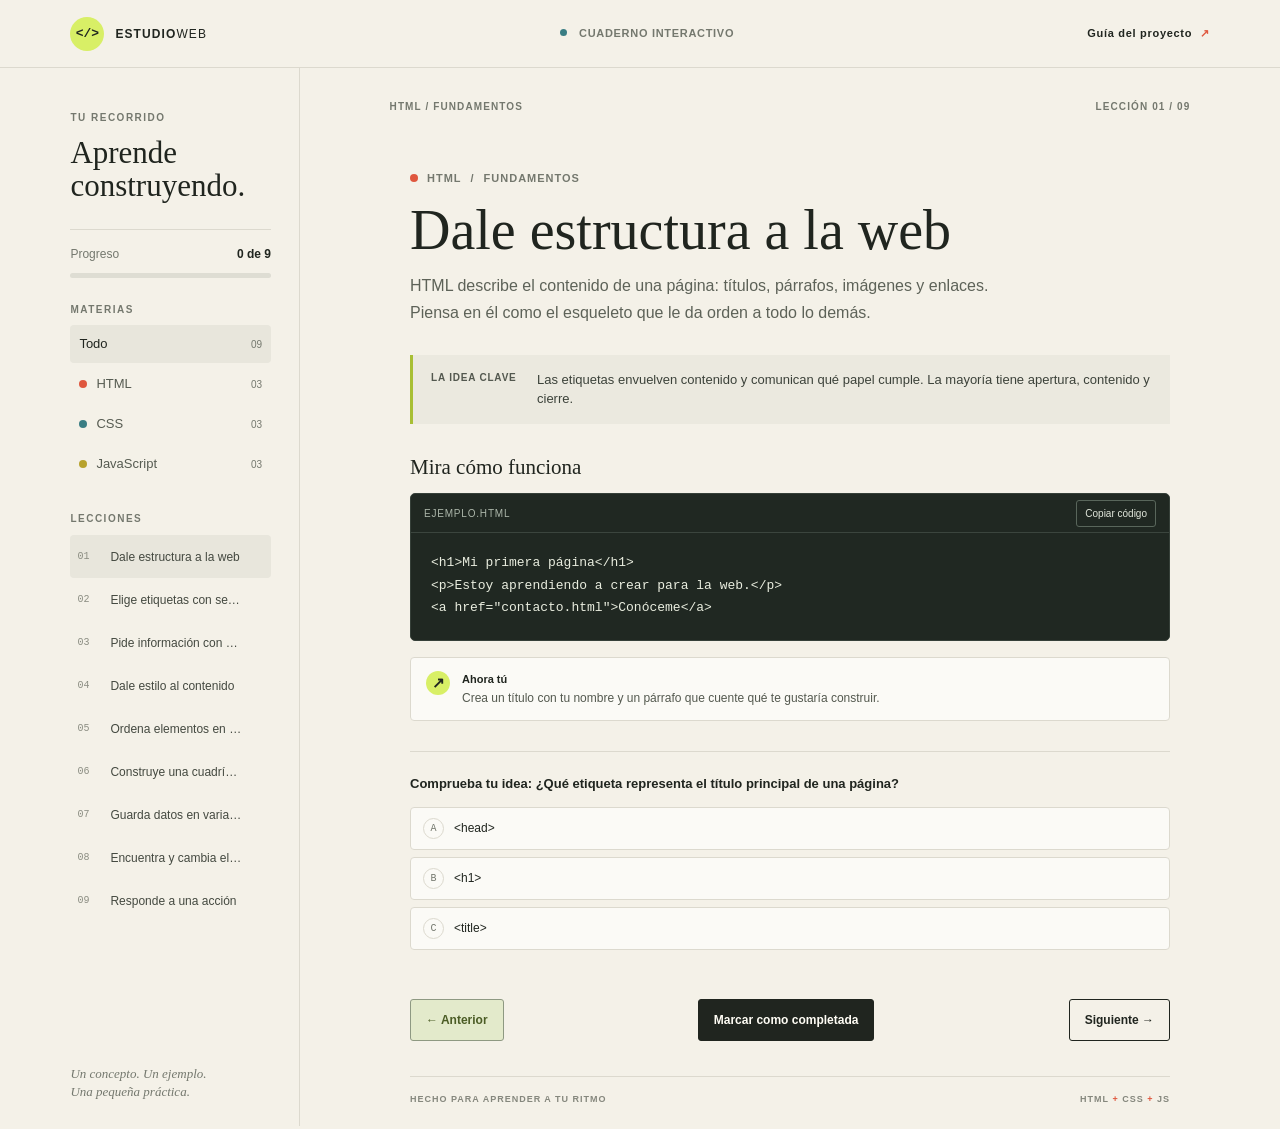
<file: Fullstack 2026 carlospazsoy/Estudio Web Copilot/index.html>
<!doctype html>
<html lang="es">
<head>
  <meta charset="utf-8">
  <meta name="viewport" content="width=device-width, initial-scale=1">
  <meta name="theme-color" content="#f4f1e8">
  <title>Estudio Web | HTML, CSS y JavaScript</title>
  <link rel="stylesheet" href="styles.css">
  <script src="script.js" defer></script>
</head>
<body>
  <div class="app-shell">
    <header class="topbar">
      <a class="brand" href="#inicio" aria-label="Estudio Web, inicio">
        <span class="brand-mark" aria-hidden="true">&lt;/&gt;</span>
        <span>ESTUDIO<span class="brand-light">WEB</span></span>
      </a>
      <div class="topbar-note"><span class="status-dot"></span> CUADERNO INTERACTIVO</div>
      <a class="topbar-link" href="README.md">Guía del proyecto <span aria-hidden="true">↗</span></a>
    </header>

    <div class="workspace" id="inicio">
      <aside class="sidebar" aria-label="Navegación del curso">
        <div class="sidebar-heading">
          <p class="eyebrow">TU RECORRIDO</p>
          <h1>Aprende<br>construyendo.</h1>
        </div>
        <div class="progress-block" aria-live="polite">
          <div class="progress-copy"><span>Progreso</span><strong id="progress-label">0 de 9</strong></div>
          <div class="progress-track" role="progressbar" aria-label="Progreso del curso" aria-valuemin="0" aria-valuemax="9" aria-valuenow="0">
            <span id="progress-bar"></span>
          </div>
        </div>
        <div class="filter-label eyebrow">MATERIAS</div>
        <div class="filters" role="group" aria-label="Filtrar lecciones por materia">
          <button class="filter-button is-active" type="button" data-filter="Todo" aria-pressed="true">Todo <span>09</span></button>
          <button class="filter-button" type="button" data-filter="HTML" aria-pressed="false"><i class="subject-dot html-dot"></i>HTML <span>03</span></button>
          <button class="filter-button" type="button" data-filter="CSS" aria-pressed="false"><i class="subject-dot css-dot"></i>CSS <span>03</span></button>
          <button class="filter-button" type="button" data-filter="JavaScript" aria-pressed="false"><i class="subject-dot js-dot"></i>JavaScript <span>03</span></button>
        </div>
        <nav class="lesson-nav" aria-label="Lecciones">
          <p class="eyebrow">LECCIONES</p>
          <ol id="lesson-list"></ol>
        </nav>
        <p class="sidebar-footnote">Un concepto. Un ejemplo.<br>Una pequeña práctica.</p>
      </aside>

      <main class="lesson-area">
        <div class="lesson-topline">
          <span id="lesson-breadcrumb">HTML / FUNDAMENTOS</span>
          <span class="lesson-count" id="lesson-count">LECCIÓN 01 / 09</span>
        </div>
        <article id="lesson-view" aria-live="polite" aria-busy="false"></article>
        <footer class="lesson-footer">
          <span>HECHO PARA APRENDER A TU RITMO</span>
          <span>HTML <b>+</b> CSS <b>+</b> JS</span>
        </footer>
      </main>
    </div>
  </div>
</body>
</html>
</file>
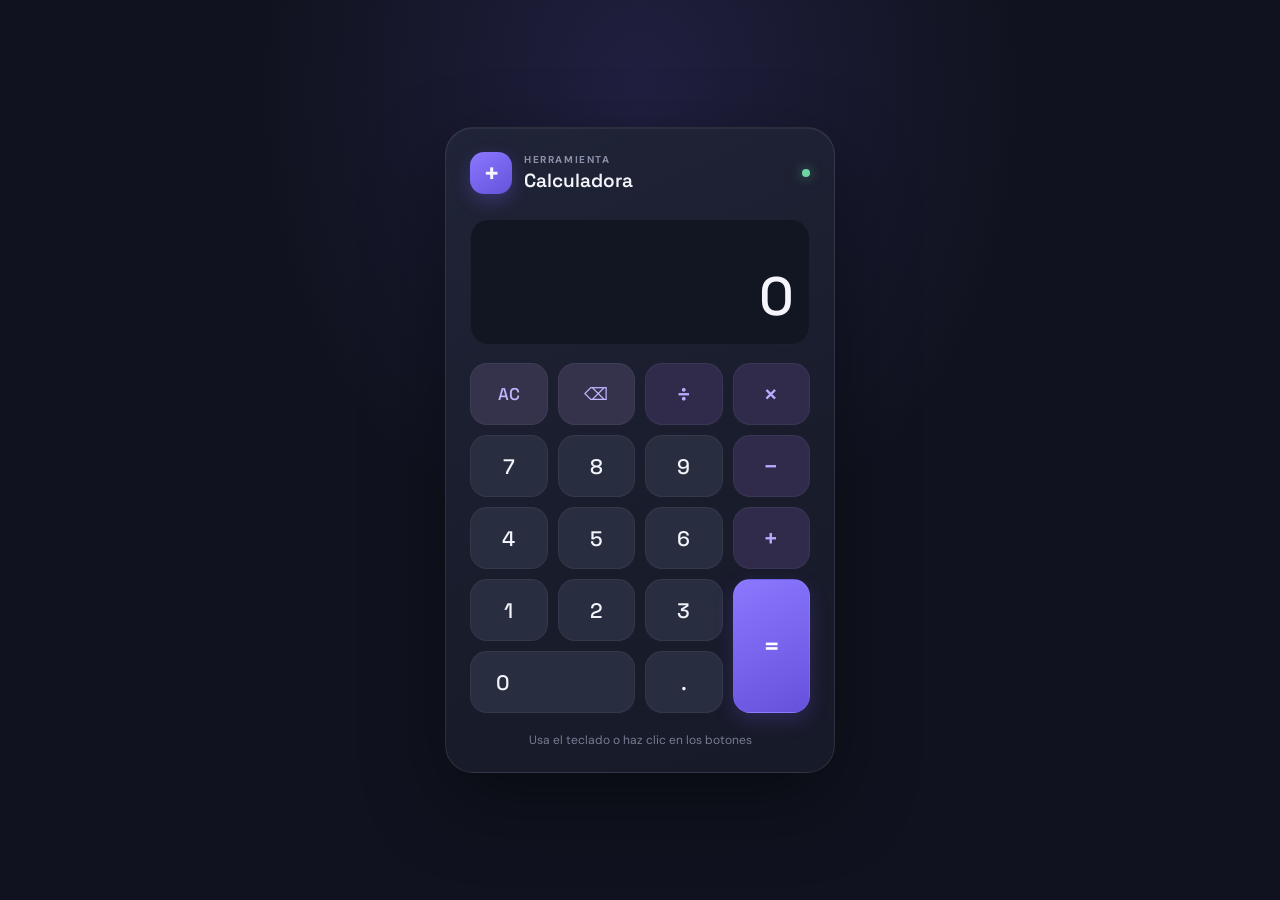
<file: Fullstack 2026 carlospazsoy/calculadoras/javascript/index.html>
<!doctype html>
<html lang="es">
  <head>
    <meta charset="UTF-8" />
    <meta name="viewport" content="width=device-width, initial-scale=1.0" />
    <meta name="theme-color" content="#10131f" />
    <title>Calculadora | Practica</title>
    <link rel="stylesheet" href="styles.css" />
    <script src="practica.js" defer></script>
  </head>
  <body>
    <main class="page">
      <section class="calculator" aria-label="Calculadora">
        <header class="calculator__header">
          <div class="brand-mark" aria-hidden="true">+</div>
          <div>
            <p class="eyebrow">HERRAMIENTA</p>
            <h1>Calculadora</h1>
          </div>
          <span class="status" aria-label="Lista para usar"></span>
        </header>

        <div class="display" aria-live="polite" aria-atomic="true">
          <p class="display__history" id="history">&nbsp;</p>
          <p class="display__value" id="display">0</p>
        </div>

        <div class="keypad" aria-label="Teclas de la calculadora">
          <button class="key key--utility" type="button" data-action="clear">
            AC
          </button>
          <button
            class="key key--utility"
            type="button"
            data-action="backspace"
            aria-label="Borrar último dígito"
          >
            ⌫
          </button>
          <button
            class="key key--operator"
            type="button"
            data-operator="/"
            aria-label="Dividir"
          >
            ÷
          </button>
          <button
            class="key key--operator"
            type="button"
            data-operator="*"
            aria-label="Multiplicar"
          >
            ×
          </button>

          <button class="key" type="button" data-digit="7">7</button>
          <button class="key" type="button" data-digit="8">8</button>
          <button class="key" type="button" data-digit="9">9</button>
          <button
            class="key key--operator"
            type="button"
            data-operator="-"
            aria-label="Restar"
          >
            −
          </button>

          <button class="key" type="button" data-digit="4">4</button>
          <button class="key" type="button" data-digit="5">5</button>
          <button class="key" type="button" data-digit="6">6</button>
          <button
            class="key key--operator"
            type="button"
            data-operator="+"
            aria-label="Sumar"
          >
            +
          </button>

          <button class="key" type="button" data-digit="1">1</button>
          <button class="key" type="button" data-digit="2">2</button>
          <button class="key" type="button" data-digit="3">3</button>
          <button
            class="key key--equals"
            type="button"
            data-action="equals"
            aria-label="Igual"
          >
            =
          </button>

          <button class="key key--zero" type="button" data-digit="0">0</button>
          <button
            class="key"
            type="button"
            data-action="decimal"
            aria-label="Coma decimal"
          >
            .
          </button>
        </div>

        <footer class="calculator__footer">
          Usa el teclado o haz clic en los botones
        </footer>
      </section>
    </main>
  </body>
</html>
</file>
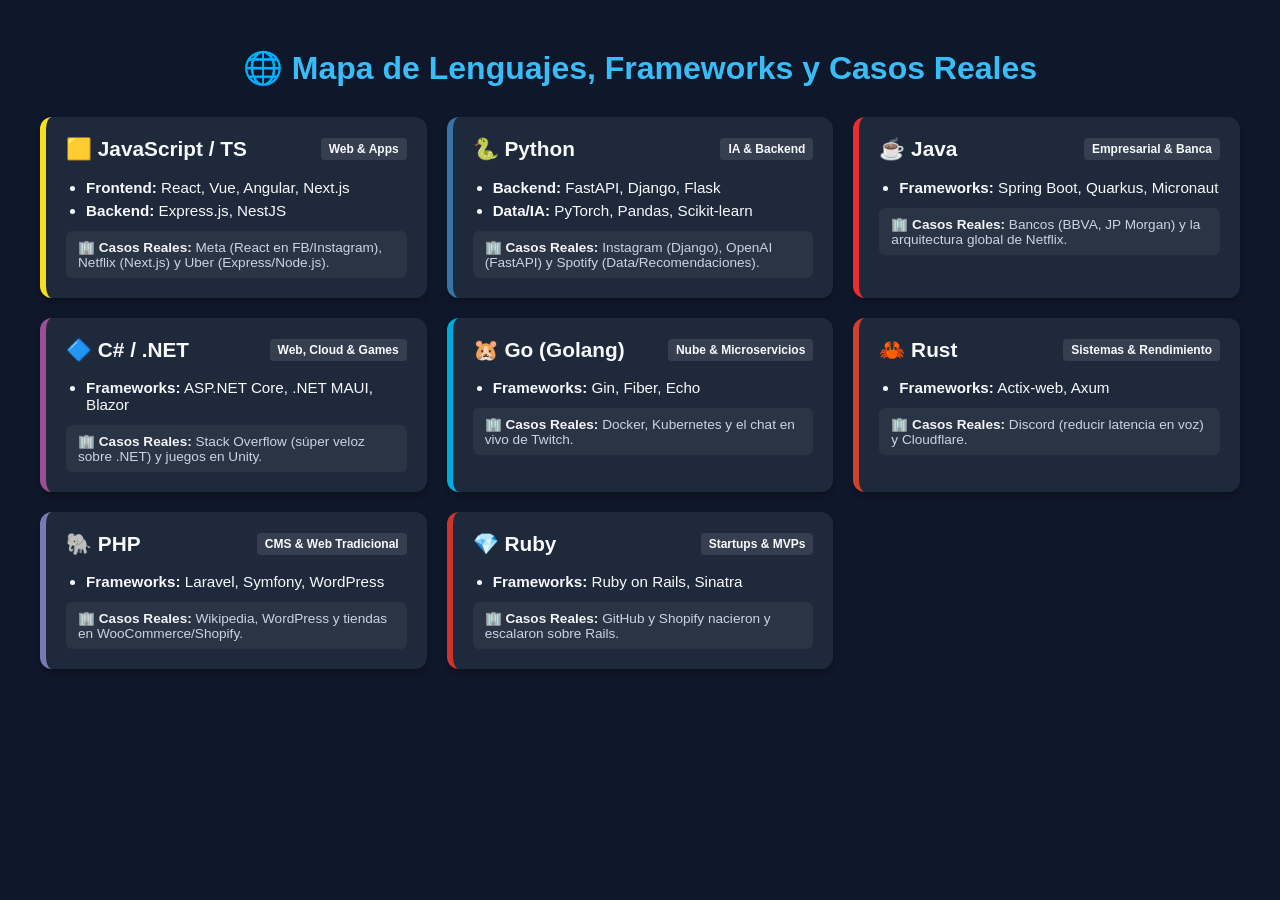
<file: img.html>
<!DOCTYPE html>
<html lang="es">
<head>
  <meta charset="UTF-8">
  <title>Ecosistema de Frameworks y Lenguajes</title>
  <style>
    body { font-family: 'Segoe UI', Tahoma, Geneva, Verdana, sans-serif; background-color: #0f172a; color: #f8fafc; padding: 20px; }
    h1 { text-align: center; color: #38bdf8; margin-bottom: 30px; }
    .grid { display: grid; grid-template-columns: repeat(auto-fit, minmax(300px, 1fr)); gap: 20px; max-width: 1200px; margin: 0 auto; }
    .card { border-radius: 12px; padding: 20px; box-shadow: 0 4px 6px -1px rgba(0,0,0,0.3); border-left: 6px solid; background: #1e293b; }
    .js { border-color: #f7df1e; }
    .python { border-color: #3874a6; }
    .java { border-color: #ea2d2e; }
    .csharp { border-color: #9b4f96; }
    .go { border-color: #00add8; }
    .rust { border-color: #ce412b; }
    .php { border-color: #777bb4; }
    .ruby { border-color: #cc342d; }
    h2 { margin-top: 0; font-size: 1.3rem; display: flex; align-items: center; justify-content: space-between; }
    .tag { font-size: 0.75rem; padding: 4px 8px; border-radius: 4px; background: rgba(255,255,255,0.1); }
    ul { padding-left: 20px; margin: 10px 0; }
    li { margin-bottom: 6px; font-size: 0.95rem; }
    .example { background: rgba(255,255,255,0.05); padding: 8px 12px; border-radius: 6px; font-size: 0.85rem; color: #cbd5e1; margin-top: 12px; }
    .example strong { color: #f3f4f6; }
  </style>
</head>
<body>
  <h1>🌐 Mapa de Lenguajes, Frameworks y Casos Reales</h1>
  <div class="grid">
    <div class="card js">
      <h2>🟨 JavaScript / TS <span class="tag">Web & Apps</span></h2>
      <ul>
        <li><strong>Frontend:</strong> React, Vue, Angular, Next.js</li>
        <li><strong>Backend:</strong> Express.js, NestJS</li>
      </ul>
      <div class="example">🏢 <strong>Casos Reales:</strong> Meta (React en FB/Instagram), Netflix (Next.js) y Uber (Express/Node.js).</div>
    </div>

    <div class="card python">
      <h2>🐍 Python <span class="tag">IA & Backend</span></h2>
      <ul>
        <li><strong>Backend:</strong> FastAPI, Django, Flask</li>
        <li><strong>Data/IA:</strong> PyTorch, Pandas, Scikit-learn</li>
      </ul>
      <div class="example">🏢 <strong>Casos Reales:</strong> Instagram (Django), OpenAI (FastAPI) y Spotify (Data/Recomendaciones).</div>
    </div>

    <div class="card java">
      <h2>☕ Java <span class="tag">Empresarial & Banca</span></h2>
      <ul>
        <li><strong>Frameworks:</strong> Spring Boot, Quarkus, Micronaut</li>
      </ul>
      <div class="example">🏢 <strong>Casos Reales:</strong> Bancos (BBVA, JP Morgan) y la arquitectura global de Netflix.</div>
    </div>

    <div class="card csharp">
      <h2>🔷 C# / .NET <span class="tag">Web, Cloud & Games</span></h2>
      <ul>
        <li><strong>Frameworks:</strong> ASP.NET Core, .NET MAUI, Blazor</li>
      </ul>
      <div class="example">🏢 <strong>Casos Reales:</strong> Stack Overflow (súper veloz sobre .NET) y juegos en Unity.</div>
    </div>

    <div class="card go">
      <h2>🐹 Go (Golang) <span class="tag">Nube & Microservicios</span></h2>
      <ul>
        <li><strong>Frameworks:</strong> Gin, Fiber, Echo</li>
      </ul>
      <div class="example">🏢 <strong>Casos Reales:</strong> Docker, Kubernetes y el chat en vivo de Twitch.</div>
    </div>

    <div class="card rust">
      <h2>🦀 Rust <span class="tag">Sistemas & Rendimiento</span></h2>
      <ul>
        <li><strong>Frameworks:</strong> Actix-web, Axum</li>
      </ul>
      <div class="example">🏢 <strong>Casos Reales:</strong> Discord (reducir latencia en voz) y Cloudflare.</div>
    </div>

    <div class="card php">
      <h2>🐘 PHP <span class="tag">CMS & Web Tradicional</span></h2>
      <ul>
        <li><strong>Frameworks:</strong> Laravel, Symfony, WordPress</li>
      </ul>
      <div class="example">🏢 <strong>Casos Reales:</strong> Wikipedia, WordPress y tiendas en WooCommerce/Shopify.</div>
    </div>

    <div class="card ruby">
      <h2>💎 Ruby <span class="tag">Startups & MVPs</span></h2>
      <ul>
        <li><strong>Frameworks:</strong> Ruby on Rails, Sinatra</li>
      </ul>
      <div class="example">🏢 <strong>Casos Reales:</strong> GitHub y Shopify nacieron y escalaron sobre Rails.</div>
    </div>
  </div>
</body>
</html>
</file>
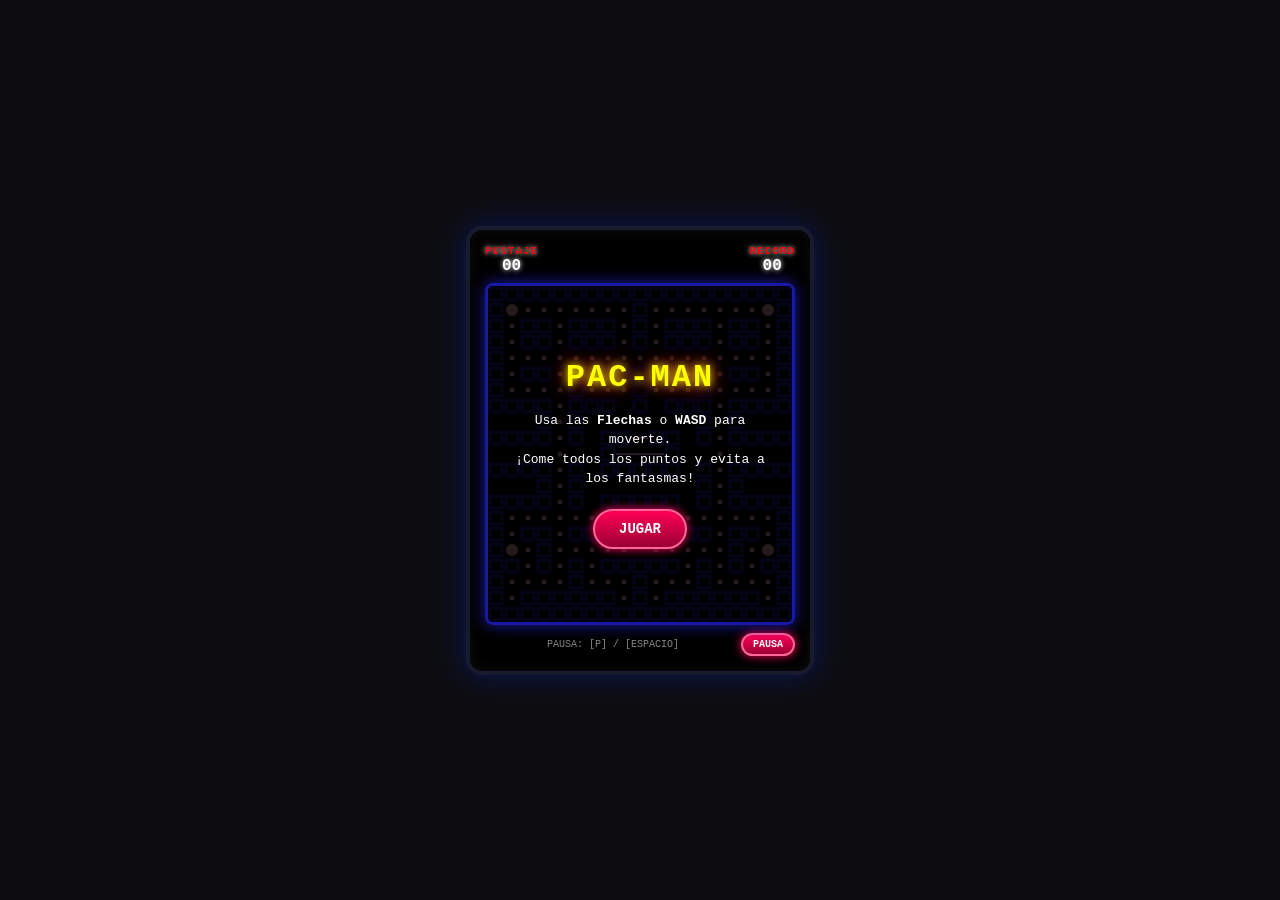
<file: pac_man_retro_arcade_game.html>
<!DOCTYPE html>
<html lang="es">
<head>
    <meta charset="UTF-8">
    <meta name="viewport" content="width=device-width, initial-scale=1.0">
    <title>Pac-Man Retro Arcade</title>
    <style>
        /* Estilos Retro Arcade y Reset General */
        * {
            box-sizing: border-box;
            margin: 0;
            padding: 0;
            user-select: none;
            -webkit-user-select: none;
        }

        body {
            background-color: #0d0d11;
            color: #fff;
            font-family: 'Courier New', Courier, monospace;
            display: flex;
            flex-direction: column;
            align-items: center;
            justify-content: center;
            min-height: 100vh;
            overflow: hidden;
        }

        /* Contenedor Principal con Efecto CRT/Glow */
        .arcade-container {
            position: relative;
            display: flex;
            flex-direction: column;
            align-items: center;
            background: #000;
            padding: 15px;
            border-radius: 16px;
            box-shadow: 0 0 30px rgba(0, 51, 255, 0.3), inset 0 0 15px rgba(255, 255, 255, 0.05);
            border: 4px solid #1a1a2e;
            max-width: 100vw;
            max-height: 100vh;
        }

        /* Encabezado e Información de Juego */
        .scoreboard {
            display: flex;
            justify-content: space-between;
            width: 100%;
            max-width: 448px;
            margin-bottom: 8px;
            font-size: 14px;
            font-weight: bold;
            color: #dedede;
            text-shadow: 0 0 5px #fff;
        }

        .score-box, .high-box {
            display: flex;
            flex-direction: column;
            align-items: center;
        }

        .label {
            color: #fd0000;
            font-size: 11px;
            letter-spacing: 1px;
        }

        .value {
            font-size: 16px;
            color: #fff;
        }

        /* Canvas de Juego */
        .canvas-wrapper {
            position: relative;
            border: 3px solid #1919a6;
            border-radius: 8px;
            box-shadow: 0 0 15px #1919a6;
            overflow: hidden;
        }

        canvas {
            display: block;
            background-color: #000;
        }

        /* Overlays y Pantallas de Estado */
        .overlay {
            position: absolute;
            top: 0;
            left: 0;
            width: 100%;
            height: 100%;
            background: rgba(0, 0, 0, 0.85);
            display: flex;
            flex-direction: column;
            justify-content: center;
            align-items: center;
            text-align: center;
            z-index: 10;
            padding: 20px;
        }

        .overlay h1 {
            font-size: 32px;
            color: #ffff00;
            text-shadow: 0 0 10px #ffff00, 0 0 20px #ff0000;
            margin-bottom: 15px;
            letter-spacing: 2px;
        }

        .overlay p {
            font-size: 13px;
            color: #fff;
            margin-bottom: 20px;
            line-height: 1.5;
        }

        .arcade-btn {
            background: linear-gradient(180deg, #ff0055 0%, #990033 100%);
            color: white;
            border: 2px solid #ff6699;
            padding: 10px 24px;
            font-family: inherit;
            font-size: 14px;
            font-weight: bold;
            border-radius: 20px;
            cursor: pointer;
            box-shadow: 0 0 10px #ff0055;
            transition: transform 0.1s, box-shadow 0.1s;
            text-transform: uppercase;
        }

        .arcade-btn:hover {
            transform: scale(1.05);
            box-shadow: 0 0 15px #ff0055;
        }

        .arcade-btn:active {
            transform: scale(0.95);
        }

        /* Footer y Vidas */
        .footer {
            display: flex;
            justify-content: space-between;
            align-items: center;
            width: 100%;
            max-width: 448px;
            margin-top: 8px;
        }

        .lives-container {
            display: flex;
            gap: 6px;
            align-items: center;
            height: 20px;
        }

        .controls-hint {
            font-size: 10px;
            color: #888;
        }

        /* Controles Táctiles para Móvil */
        .dpad {
            display: none;
            grid-template-columns: repeat(3, 45px);
            grid-template-rows: repeat(3, 45px);
            gap: 5px;
            margin-top: 10px;
        }

        .dpad-btn {
            background: #222;
            border: 2px solid #444;
            border-radius: 8px;
            color: #fff;
            font-size: 18px;
            display: flex;
            justify-content: center;
            align-items: center;
            cursor: pointer;
            touch-action: manipulation;
        }

        .dpad-btn:active {
            background: #ffff00;
            color: #000;
        }

        .dpad-up { grid-column: 2; grid-row: 1; }
        .dpad-left { grid-column: 1; grid-row: 2; }
        .dpad-down { grid-column: 2; grid-row: 3; }
        .dpad-right { grid-column: 3; grid-row: 2; }

        @media (max-width: 600px) {
            .dpad {
                display: grid;
            }
            .controls-hint {
                display: none;
            }
        }
    </style>
</head>
<body>

    <div class="arcade-container">
        <!-- Puntuación -->
        <div class="scoreboard">
            <div class="score-box">
                <span class="label">PUNTAJE</span>
                <span id="score" class="value">00</span>
            </div>
            <div class="high-box">
                <span class="label">RECORD</span>
                <span id="highscore" class="value">00</span>
            </div>
        </div>

        <!-- Canvas Principal -->
        <div class="canvas-wrapper">
            <canvas id="gameCanvas"></canvas>

            <!-- Pantalla de Inicio / Instrucciones -->
            <div id="startOverlay" class="overlay">
                <h1>PAC-MAN</h1>
                <p>Usa las <b>Flechas</b> o <b>WASD</b> para moverte.<br>¡Come todos los puntos y evita a los fantasmas!</p>
                <button class="arcade-btn" id="startBtn">JUGAR</button>
            </div>

            <!-- Pantalla de Game Over -->
            <div id="gameOverOverlay" class="overlay" style="display: none;">
                <h1 style="color: #ff0000; text-shadow: 0 0 10px #ff0000;">GAME OVER</h1>
                <p>Puntaje Final: <span id="finalScore">0</span></p>
                <button class="arcade-btn" id="restartBtn">REINTENTAR</button>
            </div>

            <!-- Pantalla de Victoria -->
            <div id="victoryOverlay" class="overlay" style="display: none;">
                <h1 style="color: #00ff00; text-shadow: 0 0 10px #00ff00;">¡VICTORIA!</h1>
                <p>¡Has limpiado el laberinto!</p>
                <button class="arcade-btn" id="nextLevelBtn">SIGUIENTE NIVEL</button>
            </div>
        </div>

        <!-- Footer: Vidas y Botones -->
        <div class="footer">
            <div class="lives-container" id="livesContainer"></div>
            <span class="controls-hint">PAUSA: [P] / [ESPACIO]</span>
            <button class="arcade-btn" id="pauseBtn" style="padding: 4px 10px; font-size: 10px;">PAUSA</button>
        </div>

        <!-- D-Pad para Dispositivos Táctiles -->
        <div class="dpad">
            <div class="dpad-btn dpad-up" id="btnUp">▲</div>
            <div class="dpad-btn dpad-left" id="btnLeft">◄</div>
            <div class="dpad-btn dpad-down" id="btnDown">▼</div>
            <div class="dpad-btn dpad-right" id="btnRight">►</div>
        </div>
    </div>

    <script>
        /**
         * PAC-MAN GAME IN SINGLE FILE
         * Retro Arcade 1980 Logic implementation with HTML5 Canvas.
         */

        const canvas = document.getElementById('gameCanvas');
        const ctx = canvas.getContext('2d');

        // Elementos UI
        const scoreEl = document.getElementById('score');
        const highscoreEl = document.getElementById('highscore');
        const finalScoreEl = document.getElementById('finalScore');
        const livesContainer = document.getElementById('livesContainer');
        const startOverlay = document.getElementById('startOverlay');
        const gameOverOverlay = document.getElementById('gameOverOverlay');
        const victoryOverlay = document.getElementById('victoryOverlay');
        const startBtn = document.getElementById('startBtn');
        const restartBtn = document.getElementById('restartBtn');
        const nextLevelBtn = document.getElementById('nextLevelBtn');
        const pauseBtn = document.getElementById('pauseBtn');

        // Configuración de la Cuadrícula y Renderizado
        const TILE_SIZE = 16;
        const MAP_ROWS = 21;
        const MAP_COLS = 19;

        canvas.width = MAP_COLS * TILE_SIZE; // 304px
        canvas.height = MAP_ROWS * TILE_SIZE; // 336px

        // Leyenda Mapa:
        // 1: Pared, 0: Punto (Dot), 2: Power Pellet, 3: Vacío, 4: Casa Fantasmas
        const INITIAL_MAP = [
            [1,1,1,1,1,1,1,1,1,1,1,1,1,1,1,1,1,1,1],
            [1,2,0,0,0,0,0,0,0,1,0,0,0,0,0,0,0,2,1],
            [1,0,1,1,0,1,1,1,0,1,0,1,1,1,0,1,1,0,1],
            [1,0,1,1,0,1,1,1,0,1,0,1,1,1,0,1,1,0,1],
            [1,0,0,0,0,0,0,0,0,0,0,0,0,0,0,0,0,0,1],
            [1,0,1,1,0,1,0,1,1,1,1,1,0,1,0,1,1,0,1],
            [1,0,0,0,0,1,0,0,0,1,0,0,0,1,0,0,0,0,1],
            [1,1,1,1,0,1,1,1,3,1,3,1,1,1,0,1,1,1,1],
            [3,3,3,1,0,1,3,3,3,3,3,3,3,1,0,1,3,3,3],
            [1,1,1,1,0,1,3,1,1,4,1,1,3,1,0,1,1,1,1],
            [3,3,3,3,0,3,3,1,4,4,4,1,3,3,0,3,3,3,3],
            [1,1,1,1,0,1,3,1,1,1,1,1,3,1,0,1,1,1,1],
            [3,3,3,1,0,1,3,3,3,3,3,3,3,1,0,1,3,3,3],
            [1,1,1,1,0,1,3,1,1,1,1,1,3,1,0,1,1,1,1],
            [1,0,0,0,0,0,0,0,0,1,0,0,0,0,0,0,0,0,1],
            [1,0,1,1,0,1,1,1,0,1,0,1,1,1,0,1,1,0,1],
            [1,2,0,1,0,0,0,0,0,3,0,0,0,0,0,1,0,2,1],
            [1,1,0,1,0,1,0,1,1,1,1,1,0,1,0,1,0,1,1],
            [1,0,0,0,0,1,0,0,0,1,0,0,0,1,0,0,0,0,1],
            [1,0,1,1,1,1,1,1,0,1,0,1,1,1,1,1,1,0,1],
            [1,1,1,1,1,1,1,1,1,1,1,1,1,1,1,1,1,1,1]
        ];

        let map = [];
        let score = 0;
        let highscore = localStorage.getItem('pacman_highscore') || 0;
        let lives = 3;
        let gameOver = false;
        let gameWon = false;
        let isPaused = false;
        let gameRunning = false;
        let dotsRemaining = 0;
        let frightenedTimer = 0;
        let animationFrameId;

        // Direcciones
        const DIR_UP = { x: 0, y: -1, angle: 1.5 * Math.PI };
        const DIR_DOWN = { x: 0, y: 1, angle: 0.5 * Math.PI };
        const DIR_LEFT = { x: -1, y: 0, angle: Math.PI };
        const DIR_RIGHT = { x: 1, y: 0, angle: 0 };

        // Pac-Man
        class Pacman {
            constructor() {
                this.reset();
            }

            reset() {
                this.x = 9 * TILE_SIZE + TILE_SIZE / 2;
                this.y = 16 * TILE_SIZE + TILE_SIZE / 2;
                this.speed = 2;
                this.dir = DIR_RIGHT;
                this.nextDir = DIR_RIGHT;
                this.radius = TILE_SIZE / 2 - 2;
                this.mouthAngle = 0.2;
                this.mouthSpeed = 0.02;
            }

            update() {
                // Animar Boca
                this.mouthAngle += this.mouthSpeed;
                if (this.mouthAngle > 0.4 || this.mouthAngle < 0.02) {
                    this.mouthSpeed = -this.mouthSpeed;
                }

                // Intentar cambiar dirección en cruces alineados
                if (this.nextDir !== this.dir) {
                    if (this.canMove(this.nextDir)) {
                        // Alineación estricta a la cuadrícula al girar
                        if (this.nextDir.x !== 0 && Math.abs((this.y - TILE_SIZE / 2) % TILE_SIZE) < this.speed) {
                            this.y = Math.floor(this.y / TILE_SIZE) * TILE_SIZE + TILE_SIZE / 2;
                            this.dir = this.nextDir;
                        } else if (this.nextDir.y !== 0 && Math.abs((this.x - TILE_SIZE / 2) % TILE_SIZE) < this.speed) {
                            this.x = Math.floor(this.x / TILE_SIZE) * TILE_SIZE + TILE_SIZE / 2;
                            this.dir = this.nextDir;
                        }
                    }
                }

                // Mover en la dirección actual si no hay colisión
                if (this.canMove(this.dir)) {
                    this.x += this.dir.x * this.speed;
                    this.y += this.dir.y * this.speed;
                }

                // Túneles de Teletransporte
                if (this.x < -TILE_SIZE / 2) this.x = canvas.width + TILE_SIZE / 2;
                if (this.x > canvas.width + TILE_SIZE / 2) this.x = -TILE_SIZE / 2;

                // Colisiones con items
                this.eatItems();
            }

            canMove(direction) {
                const checkX = this.x + direction.x * (TILE_SIZE / 2 + 1);
                const checkY = this.y + direction.y * (TILE_SIZE / 2 + 1);
                
                const col = Math.floor(checkX / TILE_SIZE);
                const row = Math.floor(checkY / TILE_SIZE);

                if (row < 0 || row >= MAP_ROWS || col < 0 || col >= MAP_COLS) return true; // Para túneles
                return map[row][col] !== 1; // 1 es pared
            }

            eatItems() {
                const col = Math.floor(this.x / TILE_SIZE);
                const row = Math.floor(this.y / TILE_SIZE);

                if (row >= 0 && row < MAP_ROWS && col >= 0 && col < MAP_COLS) {
                    if (map[row][col] === 0) { // Punto Normal
                        map[row][col] = 3;
                        addScore(10);
                        dotsRemaining--;
                        checkVictory();
                    } else if (map[row][col] === 2) { // Power Pellet
                        map[row][col] = 3;
                        addScore(50);
                        dotsRemaining--;
                        triggerFrightenedMode();
                        checkVictory();
                    }
                }
            }

            draw() {
                ctx.beginPath();
                ctx.fillStyle = '#ffff00';
                
                const startAngle = this.dir.angle + this.mouthAngle;
                const endAngle = this.dir.angle + (2 * Math.PI - this.mouthAngle);
                
                ctx.arc(this.x, this.y, this.radius, startAngle, endAngle);
                ctx.lineTo(this.x, this.y);
                ctx.fill();
                ctx.closePath();
            }
        }

        // Fantasmas
        class Ghost {
            constructor(color, name, homeX, homeY) {
                this.color = color;
                this.name = name;
                this.homeX = homeX;
                this.homeY = homeY;
                this.reset();
            }

            reset() {
                this.x = this.homeX * TILE_SIZE + TILE_SIZE / 2;
                this.y = this.homeY * TILE_SIZE + TILE_SIZE / 2;
                this.speed = 1.5;
                this.dir = DIR_UP;
                this.isFrightened = false;
                this.isEaten = false;
            }

            update() {
                // Movimiento aleatorio en intersecciones
                if (Math.abs((this.x - TILE_SIZE / 2) % TILE_SIZE) < this.speed && 
                    Math.abs((this.y - TILE_SIZE / 2) % TILE_SIZE) < this.speed) {
                    
                    const col = Math.floor(this.x / TILE_SIZE);
                    const row = Math.floor(this.y / TILE_SIZE);

                    const validDirs = [];
                    const possibleDirs = [DIR_UP, DIR_DOWN, DIR_LEFT, DIR_RIGHT];

                    possibleDirs.forEach(d => {
                        // Evitar ir en sentido opuesto directo
                        if (d.x !== -this.dir.x || d.y !== -this.dir.y) {
                            const nextR = row + d.y;
                            const nextC = col + d.x;
                            if (nextR >= 0 && nextR < MAP_ROWS && nextC >= 0 && nextC < MAP_COLS) {
                                if (map[nextR][nextC] !== 1) { // No es pared
                                    validDirs.push(d);
                                }
                            }
                        }
                    });

                    // Si no hay salidas disponibles, permitir regresar
                    if (validDirs.length === 0) {
                        validDirs.push({ x: -this.dir.x, y: -this.dir.y });
                    }

                    // IA básica: Seleccionar dirección al azar de las válidas
                    this.dir = validDirs[Math.floor(Math.random() * validDirs.length)];
                }

                // Aplicar movimiento
                const currentSpeed = this.isFrightened ? this.speed * 0.6 : this.speed;
                this.x += this.dir.x * currentSpeed;
                this.y += this.dir.y * currentSpeed;

                // Túneles
                if (this.x < -TILE_SIZE / 2) this.x = canvas.width + TILE_SIZE / 2;
                if (this.x > canvas.width + TILE_SIZE / 2) this.x = -TILE_SIZE / 2;
            }

            draw() {
                ctx.beginPath();
                
                // Color si está asustado
                if (this.isFrightened) {
                    ctx.fillStyle = frightenedTimer < 120 && Math.floor(frightenedTimer / 10) % 2 === 0 ? '#ffffff' : '#2121ff';
                } else {
                    ctx.fillStyle = this.color;
                }

                const r = TILE_SIZE / 2 - 2;
                // Cabeza redondeada
                ctx.arc(this.x, this.y - 2, r, Math.PI, 0, false);
                // Cuerpo
                ctx.lineTo(this.x + r, this.y + r);
                
                // Ondas inferiores
                ctx.lineTo(this.x + r / 2, this.y + r - 3);
                ctx.lineTo(this.x, this.y + r);
                ctx.lineTo(this.x - r / 2, this.y + r - 3);
                ctx.lineTo(this.x - r, this.y + r);
                
                ctx.closePath();
                ctx.fill();

                // Ojos
                if (!this.isFrightened) {
                    ctx.fillStyle = '#fff';
                    ctx.beginPath();
                    ctx.arc(this.x - 3, this.y - 3, 3, 0, Math.PI * 2);
                    ctx.arc(this.x + 3, this.y - 3, 3, 0, Math.PI * 2);
                    ctx.fill();

                    // Pupilas dirigiéndose hacia movimiento
                    ctx.fillStyle = '#00f';
                    ctx.beginPath();
                    ctx.arc(this.x - 3 + this.dir.x, this.y - 3 + this.dir.y, 1.5, 0, Math.PI * 2);
                    ctx.arc(this.x + 3 + this.dir.x, this.y - 3 + this.dir.y, 1.5, 0, Math.PI * 2);
                    ctx.fill();
                } else {
                    // Ojos Asustados
                    ctx.fillStyle = '#ffb8ff';
                    ctx.beginPath();
                    ctx.arc(this.x - 3, this.y - 1, 1.5, 0, Math.PI * 2);
                    ctx.arc(this.x + 3, this.y - 1, 1.5, 0, Math.PI * 2);
                    ctx.fill();
                }
            }
        }

        // Instancias del juego
        const pacman = new Pacman();
        const ghosts = [
            new Ghost('#ff0000', 'Blinky', 9, 9),
            new Ghost('#ffb8ff', 'Pinky', 9, 10),
            new Ghost('#00ffff', 'Inky', 8, 10),
            new Ghost('#ffb851', 'Clyde', 10, 10)
        ];

        // Inicializar el Mapa y Contar Puntos
        function initMap() {
            dotsRemaining = 0;
            map = INITIAL_MAP.map(row => [...row]);
            for (let r = 0; r < MAP_ROWS; r++) {
                for (let c = 0; c < MAP_COLS; c++) {
                    if (map[r][c] === 0 || map[r][c] === 2) {
                        dotsRemaining++;
                    }
                }
            }
        }

        // Renderizado del Escenario
        function drawMap() {
            for (let r = 0; r < MAP_ROWS; r++) {
                for (let c = 0; c < MAP_COLS; c++) {
                    const x = c * TILE_SIZE;
                    const y = r * TILE_SIZE;

                    if (map[r][c] === 1) { // Paredes
                        ctx.strokeStyle = '#1919a6';
                        ctx.lineWidth = 3;
                        ctx.strokeRect(x + 2, y + 2, TILE_SIZE - 4, TILE_SIZE - 4);
                    } else if (map[r][c] === 0) { // Punto Normal
                        ctx.fillStyle = '#ffb8ae';
                        ctx.beginPath();
                        ctx.arc(x + TILE_SIZE / 2, y + TILE_SIZE / 2, 2.5, 0, Math.PI * 2);
                        ctx.fill();
                    } else if (map[r][c] === 2) { // Power Pellet
                        ctx.fillStyle = '#ffb8ae';
                        ctx.beginPath();
                        ctx.arc(x + TILE_SIZE / 2, y + TILE_SIZE / 2, 6, 0, Math.PI * 2);
                        ctx.fill();
                    } else if (map[r][c] === 4) { // Puerta Casa Fantasmas
                        ctx.strokeStyle = '#ffb8ff';
                        ctx.lineWidth = 2;
                        ctx.beginPath();
                        ctx.moveTo(x, y + TILE_SIZE / 2);
                        ctx.lineTo(x + TILE_SIZE, y + TILE_SIZE / 2);
                        ctx.stroke();
                    }
                }
            }
        }

        // Lógica de Puntuación
        function addScore(points) {
            score += points;
            scoreEl.textContent = score.toString().padStart(2, '0');
            if (score > highscore) {
                highscore = score;
                highscoreEl.textContent = highscore.toString().padStart(2, '0');
                localStorage.setItem('pacman_highscore', highscore);
            }
        }

        // Modo Asustado para Fantasmas
        function triggerFrightenedMode() {
            frightenedTimer = 360; // aprox 6 segundos a 60 FPS
            ghosts.forEach(ghost => ghost.isFrightened = true);
        }

        // Renderizar Iconos de Vidas
        function updateLivesUI() {
            livesContainer.innerHTML = '';
            for (let i = 0; i < lives; i++) {
                const lifeIcon = document.createElement('div');
                lifeIcon.style.width = '14px';
                lifeIcon.style.height = '14px';
                lifeIcon.style.backgroundColor = '#ffff00';
                lifeIcon.style.borderRadius = '50%';
                lifeIcon.style.boxShadow = '0 0 5px #ffff00';
                livesContainer.appendChild(lifeIcon);
            }
        }

        // Detección de Colisiones
        function checkCollisions() {
            ghosts.forEach(ghost => {
                const dist = Math.hypot(pacman.x - ghost.x, pacman.y - ghost.y);
                if (dist < TILE_SIZE / 1.2) {
                    if (ghost.isFrightened) {
                        // Fantasma Comido
                        addScore(200);
                        ghost.reset();
                    } else {
                        // Pacman Muere
                        handlePlayerDeath();
                    }
                }
            });
        }

        function handlePlayerDeath() {
            lives--;
            updateLivesUI();
            if (lives <= 0) {
                gameOver = true;
                finalScoreEl.textContent = score;
                gameOverOverlay.style.display = 'flex';
            } else {
                // Reaparecer
                pacman.reset();
                ghosts.forEach(g => g.reset());
            }
        }

        function checkVictory() {
            if (dotsRemaining <= 0) {
                gameWon = true;
                victoryOverlay.style.display = 'flex';
            }
        }

        // Bucle Principal del Juego (Loop)
        function gameLoop() {
            if (!gameRunning) return;

            if (!isPaused && !gameOver && !gameWon) {
                // Actualizar
                pacman.update();

                if (frightenedTimer > 0) {
                    frightenedTimer--;
                    if (frightenedTimer === 0) {
                        ghosts.forEach(g => g.isFrightened = false);
                    }
                }

                ghosts.forEach(ghost => ghost.update());
                checkCollisions();

                // Dibujar
                ctx.clearRect(0, 0, canvas.width, canvas.height);
                drawMap();
                pacman.draw();
                ghosts.forEach(ghost => ghost.draw());
            }

            animationFrameId = requestAnimationFrame(gameLoop);
        }

        // Inicialización y Reinicio
        function startGame() {
            score = 0;
            lives = 3;
            gameOver = false;
            gameWon = false;
            isPaused = false;
            gameRunning = true;
            scoreEl.textContent = '00';
            highscoreEl.textContent = highscore.toString().padStart(2, '0');
            
            initMap();
            updateLivesUI();
            pacman.reset();
            ghosts.forEach(g => g.reset());

            startOverlay.style.display = 'none';
            gameOverOverlay.style.display = 'none';
            victoryOverlay.style.display = 'none';

            cancelAnimationFrame(animationFrameId);
            gameLoop();
        }

        function nextLevel() {
            gameWon = false;
            initMap();
            pacman.reset();
            ghosts.forEach(g => g.reset());
            victoryOverlay.style.display = 'none';
        }

        function togglePause() {
            if (!gameRunning || gameOver || gameWon) return;
            isPaused = !isPaused;
            pauseBtn.textContent = isPaused ? 'REANUDAR' : 'PAUSA';
        }

        // Controles Teclado
        window.addEventListener('keydown', (e) => {
            switch (e.key) {
                case 'ArrowUp':
                case 'w':
                case 'W':
                    pacman.nextDir = DIR_UP;
                    break;
                case 'ArrowDown':
                case 's':
                case 'S':
                    pacman.nextDir = DIR_DOWN;
                    break;
                case 'ArrowLeft':
                case 'a':
                case 'A':
                    pacman.nextDir = DIR_LEFT;
                    break;
                case 'ArrowRight':
                case 'd':
                case 'D':
                    pacman.nextDir = DIR_RIGHT;
                    break;
                case 'p':
                case 'P':
                case ' ':
                    togglePause();
                    break;
            }
        });

        // Controles Táctiles (D-Pad)
        document.getElementById('btnUp').addEventListener('click', () => pacman.nextDir = DIR_UP);
        document.getElementById('btnDown').addEventListener('click', () => pacman.nextDir = DIR_DOWN);
        document.getElementById('btnLeft').addEventListener('click', () => pacman.nextDir = DIR_LEFT);
        document.getElementById('btnRight').addEventListener('click', () => pacman.nextDir = DIR_RIGHT);

        // Listeners de Botones UI
        startBtn.addEventListener('click', startGame);
        restartBtn.addEventListener('click', startGame);
        nextLevelBtn.addEventListener('click', nextLevel);
        pauseBtn.addEventListener('click', togglePause);

        // Dibujar pantalla inicial limpia
        initMap();
        drawMap();
    </script>
</body>
</html>
</file>
<file: Fullstack 2026 carlospazsoy/Estudio Web Copilot/styles.css>
@import url('data:text/css,');

:root {
  color-scheme: light;
  --paper: #f4f1e8;
  --panel: #fbfaf6;
  --ink: #20251f;
  --muted: #74786e;
  --line: #dcd9ce;
  --lime: #d8ef66;
  --lime-dark: #a8bf35;
  --red: #df573e;
  --blue: #397d83;
  --code: #202822;
  --serif: Georgia, 'Times New Roman', serif;
  --sans: 'Segoe UI', Tahoma, sans-serif;
}

* { box-sizing: border-box; }

body {
  margin: 0;
  min-width: 320px;
  background: var(--paper);
  color: var(--ink);
  font-family: var(--sans);
  font-size: 15px;
  line-height: 1.5;
}

button, a { font: inherit; }
button { color: inherit; }
a { color: inherit; }

.app-shell { min-height: 100vh; }

.topbar {
  min-height: 68px;
  padding: 0 5.5vw;
  display: flex;
  align-items: center;
  justify-content: space-between;
  border-bottom: 1px solid var(--line);
  background: var(--paper);
}

.brand {
  display: inline-flex;
  align-items: center;
  gap: 11px;
  text-decoration: none;
  font-size: 12px;
  font-weight: 800;
  letter-spacing: 1.1px;
}

.brand-mark {
  width: 34px;
  height: 34px;
  display: grid;
  place-items: center;
  border-radius: 50%;
  background: var(--lime);
  font-family: Consolas, monospace;
  font-size: 13px;
  letter-spacing: 0;
}

.brand-light { font-weight: 400; }
.topbar-note, .topbar-link { font-size: 11px; font-weight: 700; letter-spacing: .7px; }
.topbar-note { color: var(--muted); }
.status-dot { display: inline-block; width: 7px; height: 7px; margin: 0 8px 1px 0; border-radius: 50%; background: var(--blue); }
.topbar-link { text-decoration: none; }
.topbar-link span { padding-left: 4px; color: var(--red); }

.workspace {
  width: min(1440px, 100%);
  min-height: calc(100vh - 68px);
  margin: 0 auto;
  display: grid;
  grid-template-columns: 300px minmax(0, 1fr);
}

.sidebar {
  padding: 42px 28px 24px 5.5vw;
  display: flex;
  flex-direction: column;
  border-right: 1px solid var(--line);
}

.eyebrow {
  margin: 0;
  color: var(--muted);
  font-size: 10px;
  font-weight: 800;
  letter-spacing: 1.5px;
}

.sidebar-heading h1 {
  margin: 12px 0 27px;
  font-family: var(--serif);
  font-size: 31px;
  font-weight: 400;
  line-height: 1.05;
  letter-spacing: 0;
}

.progress-block { padding: 15px 0 24px; border-top: 1px solid var(--line); }
.progress-copy { display: flex; justify-content: space-between; color: var(--muted); font-size: 12px; }
.progress-copy strong { color: var(--ink); font-size: 12px; }
.progress-track { height: 5px; margin-top: 10px; overflow: hidden; border-radius: 5px; background: #deddd3; }
.progress-track span { display: block; width: 0; height: 100%; background: var(--lime-dark); transition: width 240ms ease; }
.filter-label { margin-bottom: 8px; }
.filters { display: grid; gap: 2px; }
.filter-button {
  min-height: 38px;
  padding: 0 9px;
  display: flex;
  align-items: center;
  gap: 9px;
  border: 0;
  border-radius: 4px;
  background: transparent;
  color: #565b51;
  cursor: pointer;
  text-align: left;
  font-size: 13px;
}
.filter-button:hover, .filter-button.is-active { background: #e8e6dc; color: var(--ink); }
.filter-button span { margin-left: auto; color: var(--muted); font-size: 10px; }
.subject-dot { width: 8px; height: 8px; border-radius: 50%; }
.html-dot { background: var(--red); }
.css-dot { background: var(--blue); }
.js-dot { background: #b7a22d; }
.lesson-nav { margin-top: 28px; }
.lesson-nav ol { margin: 9px 0 0; padding: 0; list-style: none; }
.lesson-link {
  width: 100%;
  min-height: 43px;
  padding: 5px 7px;
  display: grid;
  grid-template-columns: 26px minmax(0, 1fr) 14px;
  align-items: center;
  gap: 7px;
  border: 0;
  border-radius: 4px;
  background: transparent;
  cursor: pointer;
  text-align: left;
}
.lesson-link:hover, .lesson-link.is-active { background: #e8e6dc; }
.lesson-number { color: #8b8d82; font-family: Consolas, monospace; font-size: 10px; }
.lesson-name { overflow: hidden; color: #444940; font-size: 12px; text-overflow: ellipsis; white-space: nowrap; }
.lesson-check { color: var(--blue); font-size: 12px; }
.sidebar-footnote { margin: auto 0 0; padding-top: 26px; color: var(--muted); font-family: var(--serif); font-size: 13px; font-style: italic; line-height: 1.45; }

.lesson-area { min-width: 0; padding: 31px clamp(24px, 7vw, 105px) 20px; display: flex; flex-direction: column; }
.lesson-topline { display: flex; justify-content: space-between; gap: 18px; color: var(--muted); font-size: 10px; font-weight: 800; letter-spacing: 1.1px; }
.lesson-count { white-space: nowrap; }
#lesson-view { width: min(760px, 100%); margin: 56px auto 35px; animation: arrive 260ms ease both; }
@keyframes arrive { from { opacity: 0; transform: translateY(7px); } to { opacity: 1; transform: translateY(0); } }
.lesson-kicker { display: flex; align-items: center; gap: 9px; color: var(--muted); font-size: 11px; font-weight: 800; letter-spacing: 1px; text-transform: uppercase; }
.lesson-kicker i { width: 8px; height: 8px; border-radius: 50%; background: var(--red); }
.lesson-kicker.css i { background: var(--blue); }
.lesson-kicker.javascript i { background: #b7a22d; }
.lesson-title { max-width: 650px; margin: 15px 0 13px; font-family: var(--serif); font-size: clamp(36px, 5vw, 56px); font-weight: 400; line-height: 1.02; letter-spacing: 0; }
.lesson-summary { max-width: 630px; margin: 0; color: #5d6258; font-size: 16px; line-height: 1.7; }
.concept-note { margin: 29px 0 28px; padding: 15px 18px; display: grid; grid-template-columns: 92px 1fr; gap: 14px; border-left: 3px solid var(--lime-dark); background: #ebe9df; }
.concept-note strong { color: #53584f; font-size: 10px; letter-spacing: .8px; text-transform: uppercase; }
.concept-note p { margin: 0; color: #3c423a; font-size: 13px; }
.section-heading { margin: 0 0 10px; font-family: var(--serif); font-size: 21px; font-weight: 400; }
.code-panel { overflow: hidden; border: 1px solid #364039; border-radius: 5px; background: var(--code); color: #f5f2e9; }
.code-toolbar { min-height: 39px; padding: 0 13px; display: flex; align-items: center; justify-content: space-between; border-bottom: 1px solid #3b453e; color: #abb5a9; font-size: 10px; letter-spacing: .8px; }
.copy-button { padding: 5px 8px; border: 1px solid #59665b; border-radius: 3px; background: transparent; color: #e2e8dc; cursor: pointer; font-size: 10px; }
.copy-button:hover { border-color: var(--lime); color: var(--lime); }
pre { margin: 0; padding: 19px 20px 21px; overflow-x: auto; color: #e9eddf; font-family: Consolas, 'Courier New', monospace; font-size: 13px; line-height: 1.7; tab-size: 2; }
.challenge { margin: 16px 0 30px; padding: 13px 15px; display: flex; align-items: flex-start; gap: 12px; border: 1px solid var(--line); border-radius: 4px; background: var(--panel); }
.challenge-mark { width: 24px; height: 24px; flex: 0 0 24px; display: grid; place-items: center; border-radius: 50%; background: var(--lime); font-weight: 800; }
.challenge p { margin: 0; color: #54594f; font-size: 12px; }
.challenge strong { display: block; margin-bottom: 2px; color: var(--ink); font-size: 11px; }
.quiz { padding-top: 22px; border-top: 1px solid var(--line); }
.quiz-title { margin: 0 0 13px; font-size: 13px; font-weight: 750; }
.quiz-options { display: grid; gap: 7px; }
.quiz-option { width: 100%; padding: 10px 12px; display: flex; align-items: center; gap: 10px; border: 1px solid var(--line); border-radius: 4px; background: var(--panel); cursor: pointer; text-align: left; font-size: 12px; }
.quiz-option:hover { border-color: #9a9e8e; }
.quiz-option:disabled { cursor: default; }
.quiz-option.is-correct { border-color: #7f9f31; background: #eef3d9; }
.quiz-option.is-wrong { border-color: #d77a67; background: #fae9e4; }
.option-key { width: 21px; height: 21px; flex: 0 0 21px; display: grid; place-items: center; border: 1px solid var(--line); border-radius: 50%; color: var(--muted); font-family: Consolas, monospace; font-size: 10px; }
.quiz-feedback { min-height: 22px; margin: 8px 0 0; color: var(--muted); font-size: 12px; }
.lesson-actions { margin-top: 19px; display: flex; justify-content: space-between; gap: 12px; }
.action-button { min-height: 42px; padding: 0 15px; border: 1px solid var(--ink); border-radius: 3px; background: transparent; cursor: pointer; font-size: 12px; font-weight: 700; }
.action-button:hover { background: #e8e6dc; }
.action-button.primary { border-color: var(--ink); background: var(--ink); color: #fffdf5; }
.action-button.primary:hover { background: #39433b; }
.action-button:disabled { border-color: #8e9982; background: #e3eacb; color: #4b5c25; cursor: default; }
.lesson-footer { width: min(760px, 100%); margin: auto auto 0; padding-top: 16px; display: flex; justify-content: space-between; gap: 12px; border-top: 1px solid var(--line); color: #85877d; font-size: 9px; font-weight: 800; letter-spacing: 1px; }
.lesson-footer b { color: var(--red); }

@media (min-width: 1200px) {
  .sidebar { padding-left: max(5.5vw, calc((100vw - 1440px) / 2 + 44px)); }
}

@media (max-width: 760px) {
  .topbar { min-height: 60px; padding: 0 18px; }
  .topbar-note { display: none; }
  .workspace { display: block; }
  .sidebar { padding: 18px 18px 13px; border-right: 0; border-bottom: 1px solid var(--line); }
  .sidebar-heading { display: none; }
  .progress-block { padding: 0 0 13px; border-top: 0; }
  .filter-label { display: none; }
  .filters { grid-template-columns: repeat(4, minmax(0, 1fr)); gap: 5px; }
  .filter-button { min-height: 35px; justify-content: center; gap: 5px; padding: 0 5px; font-size: 11px; }
  .filter-button span { display: none; }
  .lesson-nav { margin-top: 13px; }
  .lesson-nav > .eyebrow { margin-bottom: 5px; }
  .lesson-nav ol { display: flex; gap: 6px; overflow-x: auto; padding-bottom: 3px; }
  .lesson-link { width: auto; min-width: 110px; min-height: 33px; padding: 3px 7px; grid-template-columns: 20px auto; gap: 4px; }
  .lesson-name { font-size: 11px; }
  .lesson-check { display: none; }
  .sidebar-footnote { display: none; }
  .lesson-area { padding: 20px 18px 16px; }
  #lesson-view { margin: 35px auto 30px; }
  .lesson-title { font-size: 39px; }
  .lesson-summary { font-size: 14px; }
  .concept-note { grid-template-columns: 1fr; gap: 4px; margin: 22px 0; }
  pre { padding: 15px; font-size: 12px; }
  .lesson-footer { margin-top: auto; font-size: 8px; }
}

@media (prefers-reduced-motion: reduce) {
  *, *::before, *::after { scroll-behavior: auto !important; animation-duration: .01ms !important; animation-iteration-count: 1 !important; transition-duration: .01ms !important; }
}
</file>
<file: Fullstack 2026 carlospazsoy/calculadoras/javascript/styles.css>
@import url("https://fonts.googleapis.com/css2?family=DM+Sans:wght@400;500;600;700&family=Space+Grotesk:wght@500;600;700&display=swap");

:root {
    color-scheme: dark;
    font-family: "DM Sans", "Segoe UI", sans-serif;
    background: #10131f;
    color: #f5f6fb;
    font-synthesis: none;
    text-rendering: optimizeLegibility;
    -webkit-font-smoothing: antialiased;
    -moz-osx-font-smoothing: grayscale;
}

* {
    box-sizing: border-box;
}

body {
    min-width: 320px;
    min-height: 100vh;
    margin: 0;
    background:
        radial-gradient(ellipse at 50% 10%, rgb(91 74 180 / 22%), transparent 42%),
        #10131f;
}

button {
    font: inherit;
}

.page {
    display: grid;
    min-height: 100vh;
    place-items: center;
    padding: 24px;
}

.calculator {
    width: min(100%, 390px);
    padding: 24px;
    border: 1px solid rgb(255 255 255 / 9%);
    border-radius: 28px;
    background: linear-gradient(155deg, #202438, #191c2b 60%, #171a28);
    box-shadow: 0 28px 80px rgb(0 0 0 / 42%), inset 0 1px rgb(255 255 255 / 6%);
}

.calculator__header {
    display: flex;
    align-items: center;
    gap: 12px;
    margin-bottom: 25px;
}

.brand-mark {
    display: grid;
    width: 42px;
    height: 42px;
    place-items: center;
    border-radius: 14px;
    background: linear-gradient(145deg, #8b78ff, #6552db);
    box-shadow: 0 7px 18px rgb(113 92 230 / 30%);
    font-family: "Space Grotesk", sans-serif;
    font-size: 28px;
    font-weight: 600;
}

.eyebrow {
    margin: 0 0 2px;
    color: #8d91a9;
    font-size: 10px;
    font-weight: 700;
    letter-spacing: 0.16em;
}

h1 {
    margin: 0;
    font-family: "Space Grotesk", sans-serif;
    font-size: 19px;
    font-weight: 600;
}

.status {
    width: 8px;
    height: 8px;
    margin-left: auto;
    border-radius: 50%;
    background: #6dd6a4;
    box-shadow: 0 0 12px rgb(109 214 164 / 55%);
}

.display {
    display: flex;
    min-height: 126px;
    flex-direction: column;
    justify-content: flex-end;
    overflow: hidden;
    margin-bottom: 18px;
    padding: 18px 17px;
    border: 1px solid rgb(255 255 255 / 5%);
    border-radius: 19px;
    background: #121522;
    text-align: right;
}

.display__history {
    min-height: 20px;
    overflow: hidden;
    margin: 0 0 7px;
    color: #898da4;
    font-size: 14px;
    text-overflow: ellipsis;
    white-space: nowrap;
}

.display__value {
    overflow: hidden;
    margin: 0;
    font-family: "Space Grotesk", "Segoe UI", sans-serif;
    font-size: clamp(38px, 12vw, 54px);
    font-weight: 500;
    letter-spacing: -0.045em;
    line-height: 1.1;
    text-overflow: ellipsis;
    white-space: nowrap;
}

.keypad {
    display: grid;
    grid-template-columns: repeat(4, minmax(0, 1fr));
    gap: 10px;
}

.key {
    min-height: 62px;
    border: 1px solid rgb(255 255 255 / 5%);
    border-radius: 17px;
    background: #292d40;
    color: #f3f4fb;
    cursor: pointer;
    font-family: "Space Grotesk", sans-serif;
    font-size: 21px;
    font-weight: 500;
    transition: transform 120ms ease, background-color 120ms ease, box-shadow 120ms ease;
    -webkit-tap-highlight-color: transparent;
}

.key:hover {
    background: #34394f;
}

.key:active {
    transform: scale(0.96);
}

.key:focus-visible {
    outline: 2px solid #aa9dff;
    outline-offset: 3px;
}

.key--utility {
    background: #35334c;
    color: #c0b7ff;
    font-size: 17px;
}

.key--operator {
    background: #302b4b;
    color: #b8aaff;
    font-size: 25px;
}

.key--operator:hover,
.key--utility:hover {
    background: #403a61;
}

.key--equals {
    grid-row: span 2;
    background: linear-gradient(155deg, #8b78ff, #6651dc);
    box-shadow: 0 8px 20px rgb(106 83 226 / 23%);
    color: #fff;
    font-size: 28px;
}

.key--equals:hover {
    background: linear-gradient(155deg, #9a8aff, #755fe9);
}

.key--zero {
    grid-column: span 2;
    text-align: left;
    padding-left: 25px;
}

.calculator__footer {
    margin-top: 19px;
    color: #777c93;
    font-size: 12px;
    text-align: center;
}

@media (max-width: 380px) {
    .page {
        padding: 14px;
    }

    .calculator {
        padding: 19px;
    }

    .keypad {
        gap: 8px;
    }

    .key {
        min-height: 57px;
    }
}

@media (prefers-reduced-motion: reduce) {
    *,
    *::before,
    *::after {
        scroll-behavior: auto !important;
        transition-duration: 0.01ms !important;
    }
}
</file>
